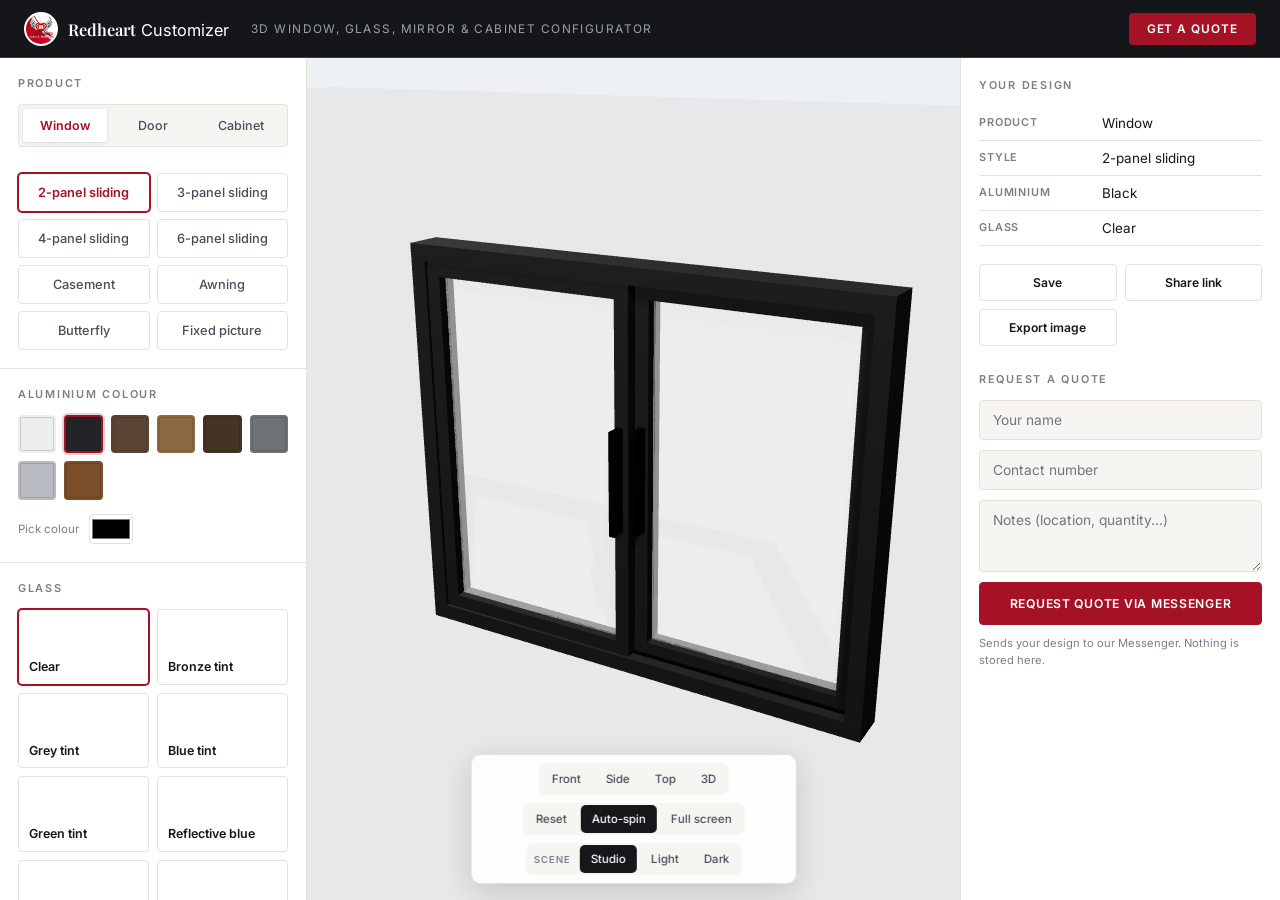
<file: customizer/index.html>
<!DOCTYPE html>
<html lang="en">
<head>
<meta charset="UTF-8">
<meta name="viewport" content="width=device-width, initial-scale=1, viewport-fit=cover">
<title>3D Product Customizer — Redheart Glass &amp; Aluminum Supply</title>
<meta name="description" content="Design your aluminium window, glass panel, mirror or cabinet in real-time 3D — choose frame colours, glass types, finishes and dimensions, then request a quotation.">
<meta name="theme-color" content="#14161a">
<link rel="icon" href="../img/logo-icon.png" type="image/png">

<link rel="preconnect" href="https://fonts.googleapis.com">
<link rel="preconnect" href="https://fonts.gstatic.com" crossorigin>
<link href="https://fonts.googleapis.com/css2?family=Inter:wght@300;400;500;600;700&family=Playfair+Display:wght@400;500;600&display=swap" rel="stylesheet">
<link rel="stylesheet" href="css/customizer.css">

<!-- Three.js is vendored locally (no CDN / network dependency at runtime). -->
<script type="importmap">
{
  "imports": {
    "three": "./vendor/three/three.module.js",
    "three/addons/": "./vendor/three/addons/"
  }
}
</script>
</head>
<body>

<header class="cz-header">
  <a class="cz-back" href="../index.html" aria-label="Back to Redheart home">
    <img src="../img/logo.png" alt="" width="34" height="34">
    <span class="cz-back-text"><strong>Redheart</strong> Customizer</span>
  </a>
  <p class="cz-tagline">3D Window, Glass, Mirror &amp; Cabinet Configurator</p>
  <a class="cz-header-cta" href="#cz-right">Get a quote</a>
</header>

<div class="cz-app" id="cz-app">

  <!-- LEFT: configuration -->
  <aside class="cz-panel cz-panel-left" id="cz-left" aria-label="Configuration options"></aside>

  <!-- CENTER: 3D stage -->
  <section class="cz-stage" id="cz-stage" aria-label="3D preview">
    <div class="cz-viewer" id="cz-viewer"></div>

    <div class="cz-loading" id="cz-loading">
      <div class="cz-spinner" aria-hidden="true"></div>
      <p>Loading 3D model…</p>
    </div>

    <div class="cz-toolbar" role="toolbar" aria-label="Viewer controls">
      <div class="cz-tool-group" aria-label="Camera views">
        <button class="cz-tool" type="button" data-view="front">Front</button>
        <button class="cz-tool" type="button" data-view="side">Side</button>
        <button class="cz-tool" type="button" data-view="top">Top</button>
        <button class="cz-tool" type="button" data-view="perspective">3D</button>
      </div>
      <div class="cz-tool-group">
        <button class="cz-tool" type="button" data-action="reset-cam" title="Reset camera">Reset</button>
        <button class="cz-tool is-active" type="button" data-action="spin" aria-pressed="true" title="Auto-rotate">Auto-spin</button>
        <button class="cz-tool" type="button" data-action="fullscreen" title="Full screen">Full&nbsp;screen</button>
      </div>
      <div class="cz-tool-group" aria-label="Background">
        <span class="cz-tool-label">Scene</span>
        <button class="cz-tool is-active" type="button" data-bg="studio">Studio</button>
        <button class="cz-tool" type="button" data-bg="light">Light</button>
        <button class="cz-tool" type="button" data-bg="dark">Dark</button>
      </div>
    </div>
  </section>

  <!-- RIGHT: summary / quote -->
  <aside class="cz-panel cz-panel-right" id="cz-right" aria-label="Configuration summary and quotation"></aside>

</div>

<script type="module" src="js/main.js"></script>
<noscript><p style="padding:24px;font-family:sans-serif">This 3D configurator needs JavaScript enabled.</p></noscript>
</body>
</html>
</file>
<file: customizer/css/customizer.css>
/* =============================================================
   Redheart Customizer — interface styles
   Matches the main site's palette (bone / charcoal / red,
   Inter + Playfair Display).
   ============================================================= */
:root {
  --paper:#ffffff; --bone:#f7f5f2; --bone-2:#efebe6;
  --charcoal:#14161a; --charcoal-2:#1d2026;
  --ink:#15171b; --ink-2:#474d57; --muted:#797f8a; --muted-2:#9aa0ab;
  --line:#e5e1db; --line-d:rgba(255,255,255,.14);
  --red:#a51226; --red-d:#850e1e; --red-tint:#fbeef0;
  --serif:"Playfair Display",Georgia,serif;
  --sans:"Inter",-apple-system,BlinkMacSystemFont,"Segoe UI",Roboto,sans-serif;
  --radius:4px;
  --hh:58px;
  --th:1px solid var(--line);
}

* { box-sizing:border-box; }
html,body { margin:0; height:100%; }
body {
  font-family:var(--sans); color:var(--ink-2); background:var(--bone);
  -webkit-font-smoothing:antialiased; overflow:hidden;
}
button { font:inherit; cursor:pointer; }
:focus-visible { outline:2px solid var(--red); outline-offset:2px; }

/* ---------- Header ---------- */
.cz-header {
  height:var(--hh); display:flex; align-items:center; gap:18px;
  padding:0 clamp(14px,2vw,24px);
  background:var(--charcoal); color:#fff;
  border-bottom:1px solid var(--line-d);
}
.cz-back { display:inline-flex; align-items:center; gap:10px; color:#fff; text-decoration:none; }
.cz-back img { border-radius:50%; background:#fff; padding:2px; }
.cz-back-text { font-size:1.02rem; } .cz-back-text strong { font-family:var(--serif); font-weight:600; }
.cz-tagline { margin:0; margin-left:4px; font-size:.74rem; letter-spacing:.12em; text-transform:uppercase; color:var(--muted-2); }
.cz-header-cta {
  margin-left:auto; background:var(--red); color:#fff; text-decoration:none;
  padding:9px 18px; border-radius:var(--radius); font-size:.74rem; font-weight:600;
  letter-spacing:.08em; text-transform:uppercase; transition:background .2s;
}
.cz-header-cta:hover { background:var(--red-d); }

/* ---------- App grid ---------- */
.cz-app {
  display:grid;
  grid-template-columns:clamp(290px,24vw,340px) 1fr clamp(300px,25vw,360px);
  height:calc(100vh - var(--hh)); height:calc(100dvh - var(--hh));
}
.cz-panel { overflow-y:auto; background:var(--paper); }
.cz-panel-left { border-right:var(--th); }
.cz-panel-right { border-left:var(--th); padding:20px clamp(14px,1.4vw,20px) 40px; }

/* ---------- Sections ---------- */
.cz-section { padding:18px clamp(14px,1.4vw,20px); border-bottom:var(--th); }
.cz-section-title { margin:0 0 14px; font-size:.68rem; font-weight:600; letter-spacing:.16em; text-transform:uppercase; color:var(--muted); }
.cz-section-body { display:flex; flex-direction:column; gap:14px; }
.cz-sub { font-size:.66rem; font-weight:600; letter-spacing:.12em; text-transform:uppercase; color:var(--muted-2); margin-top:4px; }
.cz-note { margin:0; font-size:.78rem; color:var(--muted); line-height:1.5; }
.cz-mini { font-size:.72rem; color:var(--muted); }

/* ---------- Select ---------- */
.cz-select {
  width:100%; padding:11px 13px; font-size:.9rem; color:var(--ink);
  background:var(--paper); border:var(--th); border-radius:var(--radius);
  appearance:none; cursor:pointer;
  background-image:url("data:image/svg+xml,%3Csvg xmlns='http://www.w3.org/2000/svg' width='12' height='8'%3E%3Cpath d='M1 1.5 6 6.5l5-5' fill='none' stroke='%23797f8a' stroke-width='1.5' stroke-linecap='round'/%3E%3C/svg%3E");
  background-repeat:no-repeat; background-position:right 13px center; padding-right:36px;
}
.cz-select:focus { border-color:var(--red); outline:none; }

/* ---------- Chips ---------- */
.cz-chips { display:flex; flex-wrap:wrap; gap:6px; }
.cz-chip {
  padding:7px 13px; font-size:.76rem; font-weight:500; color:var(--ink-2);
  background:var(--bone); border:var(--th); border-radius:999px; transition:all .18s;
}
.cz-chip:hover { border-color:var(--muted-2); }
.cz-chip.is-active { background:var(--ink); color:#fff; border-color:var(--ink); }

/* ---------- Dimension rows ---------- */
.cz-dimrow { display:flex; flex-direction:column; gap:7px; }
.cz-dimhead { display:flex; align-items:center; gap:8px; }
.cz-dimhead label { font-size:.8rem; color:var(--ink); flex:1; }
.cz-num {
  width:80px; padding:7px 9px; font-size:.84rem; text-align:right; color:var(--ink);
  background:var(--paper); border:var(--th); border-radius:var(--radius);
}
.cz-num.is-err { border-color:var(--red); }
.cz-num:focus { border-color:var(--red); outline:none; }
.cz-unit { font-size:.72rem; color:var(--muted); width:22px; }
.cz-range { width:100%; accent-color:var(--red); }
.cz-field-err { font-size:.72rem; color:var(--red); min-height:0; }

/* ---------- Segmented ---------- */
.cz-seg { display:flex; flex-wrap:wrap; gap:4px; background:var(--bone); border:var(--th); border-radius:var(--radius); padding:4px; }
.cz-seg-btn {
  flex:1 1 auto; min-width:52px; padding:8px 6px; font-size:.76rem; font-weight:500;
  color:var(--ink-2); background:transparent; border:0; border-radius:3px; transition:all .16s;
}
.cz-seg-btn:hover { color:var(--ink); }
.cz-seg-btn.is-active { background:var(--paper); color:var(--red); box-shadow:0 1px 3px rgba(20,22,26,.12); font-weight:600; }
.cz-seg-btn:disabled { opacity:.4; cursor:not-allowed; }

/* ---------- Swatches ---------- */
.cz-swatches { display:grid; grid-template-columns:repeat(auto-fill,minmax(38px,1fr)); gap:8px; }
.cz-swatch {
  aspect-ratio:1; border-radius:var(--radius); border:2px solid transparent;
  box-shadow:inset 0 0 0 1px rgba(0,0,0,.14); position:relative; transition:transform .14s, border-color .14s;
}
.cz-swatch:hover { transform:translateY(-2px); }
.cz-swatch.is-active { border-color:var(--red); box-shadow:inset 0 0 0 1px rgba(0,0,0,.14),0 0 0 2px rgba(165,18,38,.2); }
.cz-swatch-picker { display:grid; place-items:center; background:var(--bone); color:var(--muted); font-size:1.2rem; }
.cz-picker-wrap { display:flex; align-items:center; gap:10px; }
.cz-color { width:44px; height:30px; padding:0; border:var(--th); border-radius:var(--radius); background:none; cursor:pointer; }

/* ---------- Tabs ---------- */
.cz-tabs { display:flex; gap:4px; background:var(--bone); border:var(--th); border-radius:var(--radius); padding:4px; }
.cz-tab { flex:1; padding:9px; font-size:.78rem; font-weight:500; color:var(--ink-2); background:transparent; border:0; border-radius:3px; }
.cz-tab.is-active { background:var(--paper); color:var(--red); font-weight:600; box-shadow:0 1px 3px rgba(20,22,26,.12); }

/* ---------- Product style grid ---------- */
.cz-styles { display: grid; grid-template-columns: 1fr 1fr; gap: 7px; margin-top: 12px; }
.cz-style {
  padding: 11px 10px; font-size: .8rem; font-weight: 500; text-align: center;
  color: var(--ink-2); background: var(--paper); border: var(--th); border-radius: var(--radius);
  transition: all .16s;
}
.cz-style:hover { border-color: var(--muted-2); color: var(--ink); }
.cz-style.is-active { border-color: var(--red); color: var(--red); box-shadow: 0 0 0 1px var(--red); font-weight: 600; }

/* ---------- Material cards ---------- */
.cz-materials { display:grid; grid-template-columns:1fr 1fr; gap:8px; }
.cz-mat {
  display:flex; flex-direction:column; gap:6px; padding:10px; text-align:left;
  background:var(--paper); border:var(--th); border-radius:var(--radius); transition:all .16s;
}
.cz-mat:hover { border-color:var(--muted-2); }
.cz-mat.is-active { border-color:var(--red); box-shadow:0 0 0 1px var(--red); }
.cz-mat-sw { height:34px; border-radius:3px; box-shadow:inset 0 0 0 1px rgba(0,0,0,.12); }
.cz-mat-sw.is-glass { opacity:.5; background-blend-mode:multiply; }
.cz-mat-sw.is-frost { filter:blur(.3px); }
.cz-mat-name { font-size:.78rem; font-weight:600; color:var(--ink); line-height:1.1; }
.cz-mat-spec { font-size:.68rem; color:var(--muted); line-height:1.2; }

/* ---------- Checkboxes ---------- */
.cz-checks { display:flex; flex-direction:column; gap:8px; }
.cz-check { display:flex; align-items:center; gap:10px; font-size:.84rem; color:var(--ink); cursor:pointer; }
.cz-check input { width:17px; height:17px; accent-color:var(--red); }

/* ---------- Stage ---------- */
.cz-stage { position:relative; background:#cfd5dc; overflow:hidden; }
.cz-stage:fullscreen { background:#cfd5dc; }
.cz-viewer { position:absolute; inset:0; }
.cz-viewer canvas { display:block; width:100% !important; height:100% !important; touch-action:none; }

.cz-labels { position:absolute; inset:0; pointer-events:none; overflow:hidden; }
.cz-dim {
  font-family:var(--sans); font-size:.68rem; font-weight:600; color:var(--ink);
  background:rgba(255,255,255,.82); padding:2px 7px; border-radius:3px;
  box-shadow:0 1px 4px rgba(20,22,26,.12); white-space:nowrap;
}

/* Loading */
.cz-loading {
  position:absolute; inset:0; display:grid; place-content:center; justify-items:center; gap:14px;
  background:#cfd5dc; color:var(--ink-2); font-size:.86rem; transition:opacity .5s; z-index:5;
}
.cz-loading.is-hidden { opacity:0; pointer-events:none; }
.cz-spinner { width:38px; height:38px; border:3px solid rgba(21,23,27,.15); border-top-color:var(--red); border-radius:50%; animation:cz-spin .8s linear infinite; }
@keyframes cz-spin { to { transform:rotate(360deg); } }
.cz-error { max-width:360px; text-align:center; padding:24px; font-size:.9rem; line-height:1.6; }

/* Toolbar */
.cz-toolbar {
  position:absolute; left:50%; bottom:16px; transform:translateX(-50%);
  display:flex; flex-wrap:wrap; justify-content:center; gap:8px;
  max-width:calc(100% - 24px);
  padding:8px; background:rgba(255,255,255,.9); backdrop-filter:blur(10px);
  border:var(--th); border-radius:10px; box-shadow:0 8px 30px rgba(20,22,26,.16); z-index:4;
}
.cz-tool-group { display:flex; align-items:center; gap:3px; padding:2px; background:var(--bone); border-radius:7px; }
.cz-tool-label { font-size:.6rem; font-weight:600; letter-spacing:.1em; text-transform:uppercase; color:var(--muted); padding:0 6px; }
.cz-tool {
  padding:7px 11px; font-size:.72rem; font-weight:500; color:var(--ink-2);
  background:transparent; border:0; border-radius:5px; white-space:nowrap; transition:all .14s;
}
.cz-tool:hover { background:rgba(20,22,26,.07); color:var(--ink); }
.cz-tool.is-active { background:var(--ink); color:#fff; }

/* ---------- Right panel: summary ---------- */
.cz-summary { margin:0 0 18px; display:flex; flex-direction:column; }
.cz-sumrow { display:grid; grid-template-columns:40% 60%; gap:10px; padding:9px 0; border-bottom:var(--th); }
.cz-sumrow dt { font-size:.68rem; font-weight:600; letter-spacing:.08em; text-transform:uppercase; color:var(--muted); margin:0; }
.cz-sumrow dd { margin:0; font-size:.84rem; color:var(--ink); }

/* Price */
.cz-price { background:var(--bone); border:var(--th); border-radius:var(--radius); padding:16px; margin-bottom:16px; }
.cz-price-head { display:flex; align-items:baseline; justify-content:space-between; gap:10px; }
.cz-price-label { font-size:.68rem; font-weight:600; letter-spacing:.1em; text-transform:uppercase; color:var(--muted); }
.cz-price-total { font-family:var(--serif); font-size:1.7rem; color:var(--ink); }
.cz-price-break { margin-top:10px; font-size:.78rem; }
.cz-price-break summary { cursor:pointer; color:var(--red); font-weight:500; }
.cz-price-break ul { list-style:none; margin:10px 0 0; padding:0; display:flex; flex-direction:column; gap:6px; }
.cz-price-break li { display:flex; justify-content:space-between; gap:10px; color:var(--ink-2); }
.cz-price-disc { margin:12px 0 0; font-size:.68rem; color:var(--muted); line-height:1.5; font-style:italic; }

/* Actions */
.cz-actions { display:grid; grid-template-columns:1fr 1fr; gap:8px; margin-bottom:26px; }
.cz-btn {
  padding:10px; font-size:.76rem; font-weight:600; color:var(--ink);
  background:var(--paper); border:var(--th); border-radius:var(--radius); transition:all .16s;
}
.cz-btn:hover { border-color:var(--ink); }
.cz-btn-solid { grid-column:1/-1; background:var(--red); color:#fff; border-color:var(--red); letter-spacing:.06em; text-transform:uppercase; padding:13px; }
.cz-btn-solid:hover { background:var(--red-d); border-color:var(--red-d); }

/* Quote */
.cz-quote { display:flex; flex-direction:column; gap:10px; }
.cz-quote-row { display:flex; }
.cz-input {
  width:100%; padding:11px 13px; font-size:.86rem; color:var(--ink); font-family:var(--sans);
  background:var(--bone); border:var(--th); border-radius:var(--radius); resize:vertical;
}
.cz-input:focus { border-color:var(--red); outline:none; background:var(--paper); }
.cz-quote-note { margin:0; font-size:.7rem; color:var(--muted); line-height:1.5; }

/* ---------- Toast ---------- */
.cz-toast {
  position:fixed; left:50%; bottom:88px; transform:translateX(-50%) translateY(16px);
  background:var(--ink); color:#fff; padding:12px 20px; border-radius:8px; font-size:.82rem;
  box-shadow:0 12px 40px rgba(20,22,26,.3); opacity:0; pointer-events:none; transition:all .3s; z-index:200; max-width:90vw; text-align:center;
}
.cz-toast.is-show { opacity:1; transform:translateX(-50%) translateY(0); }

/* ---------- Modal ---------- */
.cz-modal { position:fixed; inset:0; z-index:300; display:grid; place-items:center; padding:20px; background:rgba(10,11,14,.7); backdrop-filter:blur(4px); }
.cz-modal-box { background:var(--paper); border-radius:10px; max-width:460px; width:100%; max-height:86vh; overflow:auto; box-shadow:0 30px 80px rgba(0,0,0,.4); }
.cz-modal-wide .cz-modal-box { max-width:900px; }
.cz-modal-head { display:flex; align-items:center; justify-content:space-between; padding:16px 20px; border-bottom:var(--th); }
.cz-modal-head h3 { margin:0; font-family:var(--serif); font-size:1.2rem; color:var(--ink); }
.cz-modal-close { width:34px; height:34px; border:0; background:var(--bone); border-radius:50%; font-size:.9rem; color:var(--ink-2); }
.cz-modal-close:hover { background:var(--bone-2); }
.cz-modal-body { padding:20px; }

/* Compare */
.cz-compare { display:grid; grid-template-columns:1fr 1fr; gap:16px; }
.cz-compare-col { display:flex; flex-direction:column; gap:10px; }
.cz-compare-empty { place-content:center; text-align:center; color:var(--muted); font-size:.82rem; border:1px dashed var(--line); border-radius:var(--radius); padding:24px; }
.cz-compare-label { font-size:.68rem; font-weight:600; letter-spacing:.1em; text-transform:uppercase; color:var(--red); }
.cz-compare-img { width:100%; border-radius:var(--radius); border:var(--th); background:var(--bone); }
.cz-compare-sum { margin:0; font-size:.78rem; color:var(--ink-2); line-height:1.5; }

/* =============================================================
   Responsive — tablet & mobile (stacked, collapsible)
   ============================================================= */
@media (max-width:980px) {
  body { overflow:auto; }
  .cz-app { grid-template-columns:1fr; height:auto; }
  .cz-stage { order:-1; height:52vh; min-height:360px; position:sticky; top:var(--hh); z-index:10; }
  .cz-panel { max-height:none; }
  .cz-panel-left, .cz-panel-right { border:0; border-top:8px solid var(--bone); }
  .cz-toolbar { bottom:10px; gap:6px; padding:6px; }
  .cz-tool { padding:6px 9px; font-size:.68rem; }
  .cz-tool-label { display:none; }
  .cz-materials { grid-template-columns:1fr 1fr; }
}
@media (max-width:560px) {
  .cz-tagline { display:none; }
  .cz-stage { height:46vh; min-height:300px; }
  .cz-actions { grid-template-columns:1fr 1fr; }
  .cz-compare { grid-template-columns:1fr; }
  .cz-swatches { grid-template-columns:repeat(auto-fill,minmax(34px,1fr)); }
}
@media (prefers-reduced-motion:reduce) {
  * { transition-duration:.001ms !important; animation-duration:.001ms !important; }
}
</file>
